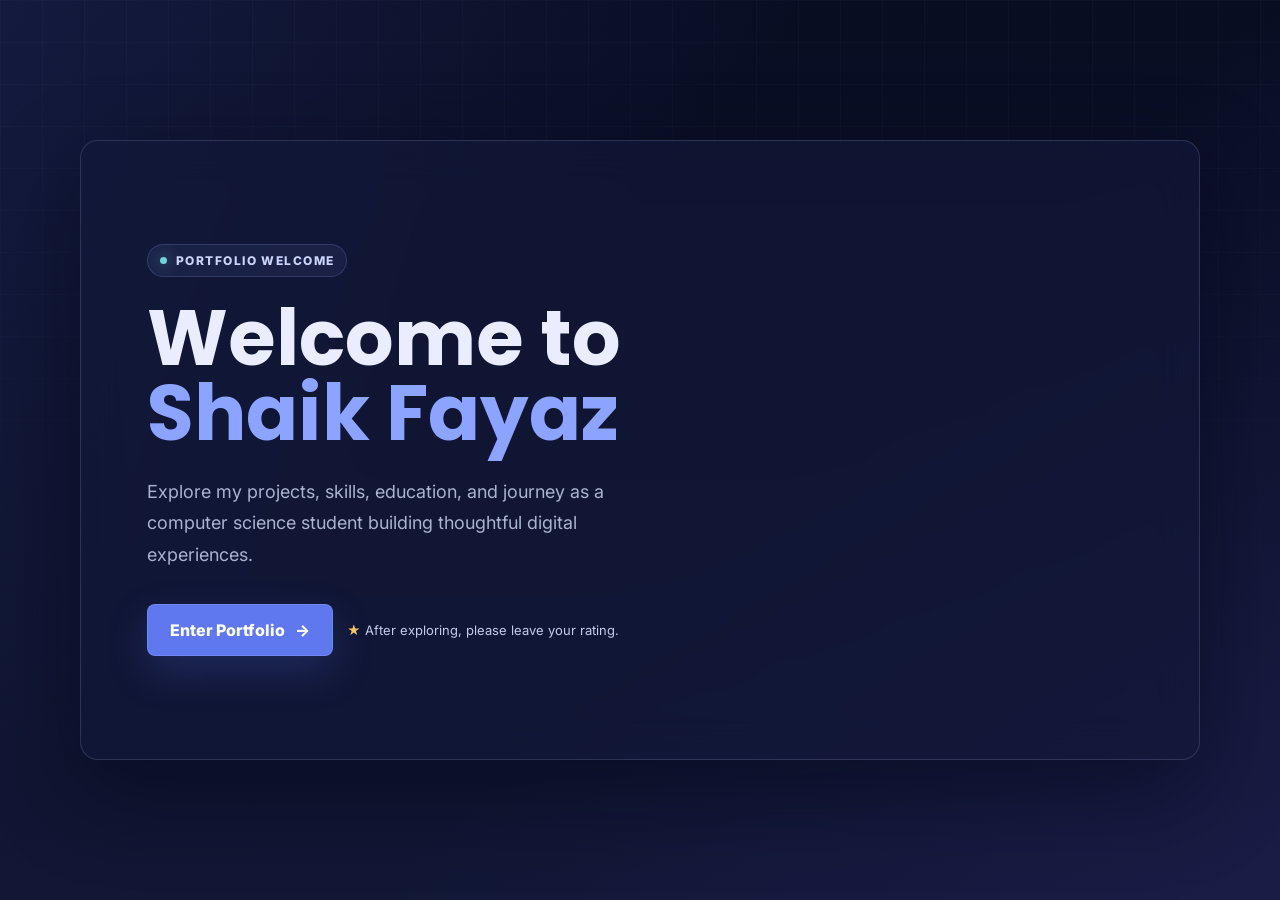
<file: index.html>
<!DOCTYPE html>
<html lang="en">
<head>
    <meta charset="UTF-8">
    <meta name="viewport" content="width=device-width, initial-scale=1.0">
    <title>Shaik Fayaz | Portfolio</title>
    <!-- Instant redirect to welcome page -->
    <meta http-equiv="refresh" content="0; url=welcome.html">
    <script>
        window.location.replace("welcome.html");
    </script>
</head>
<body>
    <p>Redirecting... <a href="welcome.html">Click here if not redirected</a></p>
</body>
</html>
</file>
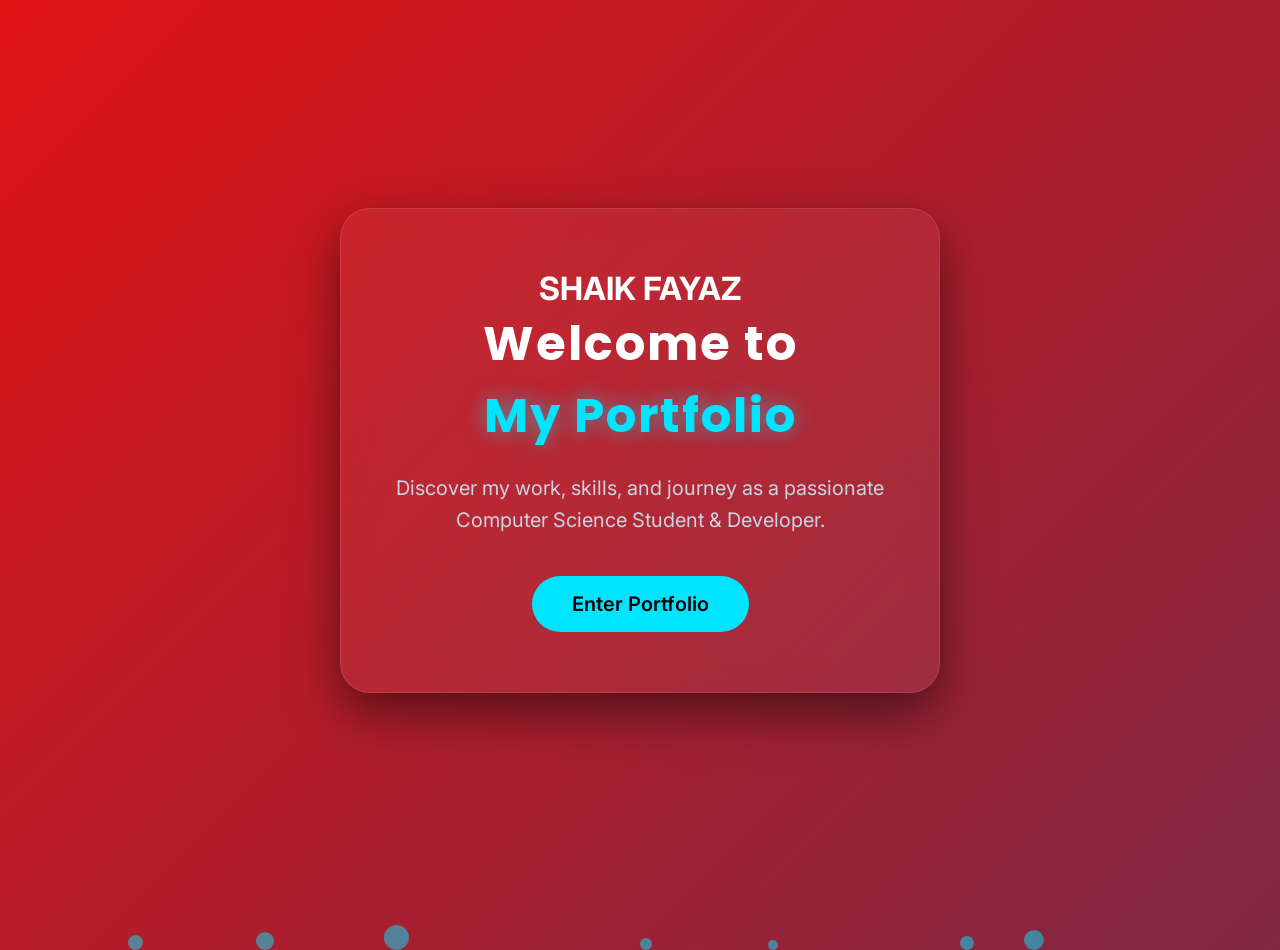
<file: a welcome.html>
<!DOCTYPE html>
<html lang="en">

<head>
    <meta charset="UTF-8">
    <meta name="viewport" content="width=device-width, initial-scale=1.0">
    <title>Welcome | Shaik Fayaz</title>
    <link
        href="https://fonts.googleapis.com/css2?family=Poppins:wght@300;400;600;700&family=Inter:wght@400;500;600&display=swap"
        rel="stylesheet">
    <style>
        * {
            margin: 0;
            padding: 0;
            box-sizing: border-box;
        }

        body {
            font-family: 'Inter', sans-serif;
            background: linear-gradient(135deg, #e11414, #203970, #0b782c);
            background-size: 400% 400%;
            animation: gradientBG 15s ease infinite;
            color: white;
            height: 100vh;
            display: flex;
            align-items: center;
            justify-content: center;
            overflow: hidden;
            position: relative;
        }

        @keyframes gradientBG {
            0% {
                background-position: 0% 50%;
            }

            50% {
                background-position: 100% 50%;
            }

            100% {
                background-position: 0% 50%;
            }
        }

        .welcome-container {
            text-align: center;
            background: rgba(255, 255, 255, 0.05);
            padding: 60px 50px;
            border-radius: 30px;
            backdrop-filter: blur(15px);
            border: 1px solid rgba(255, 255, 255, 0.1);
            box-shadow: 0 20px 50px rgba(0, 0, 0, 0.5);
            animation: fadeInUP 1.5s ease-out forwards;
            opacity: 0;
            transform: translateY(30px);
            max-width: 600px;
            width: 90%;
            z-index: 10;
        }

        @keyframes fadeInUP {
            to {
                opacity: 1;
                transform: translateY(0);
            }
        }

        .welcome-title {
            font-family: 'Poppins', sans-serif;
            font-size: 48px;
            font-weight: 700;
            margin-bottom: 20px;
            color: #ffffff;
            letter-spacing: 2px;
        }

        .welcome-title span {
            color: #00e5ff;
            text-shadow: 0 0 20px rgba(0, 229, 255, 0.5);
        }

        .welcome-text {
            font-size: 20px;
            color: #cbd5e1;
            margin-bottom: 40px;
            line-height: 1.6;
        }

        .enter-btn {
            display: inline-flex;
            align-items: center;
            justify-content: center;
            padding: 16px 40px;
            background: #00e5ff;
            color: black;
            font-size: 20px;
            font-weight: 600;
            text-decoration: none;
            border-radius: 50px;
            transition: all 0.4s ease;
            position: relative;
            overflow: hidden;
            z-index: 1;
            font-family: 'Inter', sans-serif;
        }

        .enter-btn::before {
            content: '';
            position: absolute;
            top: 0;
            left: -100%;
            width: 100%;
            height: 100%;
            background: linear-gradient(90deg, transparent, rgba(255, 255, 255, 0.4), transparent);
            transition: all 0.5s ease;
            z-index: -1;
        }

        .enter-btn:hover::before {
            left: 100%;
        }

        .enter-btn:hover {
            transform: translateY(-5px);
            box-shadow: 0 10px 30px rgba(0, 229, 255, 0.6);
            background: white;
        }

        /* Floating particles background effect */
        .particle {
            position: absolute;
            background: rgba(0, 229, 255, 0.5);
            border-radius: 50%;
            animation: float 10s infinite linear;
            bottom: -50px;
        }

        @keyframes float {
            0% {
                transform: translateY(0) translateX(0);
                opacity: 0;
            }

            10% {
                opacity: 1;
            }

            90% {
                opacity: 1;
            }

            100% {
                transform: translateY(-120vh) translateX(20px);
                opacity: 0;
            }
        }
    </style>
</head>

<body>

    <!-- Simple animated particles -->
    <div class="particle" style="width: 15px; height: 15px; left: 10%; animation-duration: 8s;"></div>
    <div class="particle" style="width: 25px; height: 25px; left: 30%; animation-duration: 12s; animation-delay: 2s;">
    </div>
    <div class="particle" style="width: 10px; height: 10px; left: 60%; animation-duration: 6s; animation-delay: 1s;">
    </div>
    <div class="particle" style="width: 20px; height: 20px; left: 80%; animation-duration: 10s; animation-delay: 3s;">
    </div>
    <div class="particle" style="width: 12px; height: 12px; left: 50%; animation-duration: 9s; animation-delay: 4s;">
    </div>
    <div class="particle" style="width: 18px; height: 18px; left: 20%; animation-duration: 11s; animation-delay: 5s;">
    </div>
    <div class="particle" style="width: 14px; height: 14px; left: 75%; animation-duration: 7s; animation-delay: 2.5s;">
    </div>

    <div class="welcome-container">
        <h1><span>SHAIK FAYAZ</span></h1>
        <h1 class="welcome-title">Welcome to<br><span>My Portfolio</span></h1>
        <p class="welcome-text">Discover my work, skills, and journey as a passionate Computer Science Student &
            Developer.</p>
        <a href="index.html" class="enter-btn">Enter Portfolio</a>
    </div>

</body>

</html>
</file>
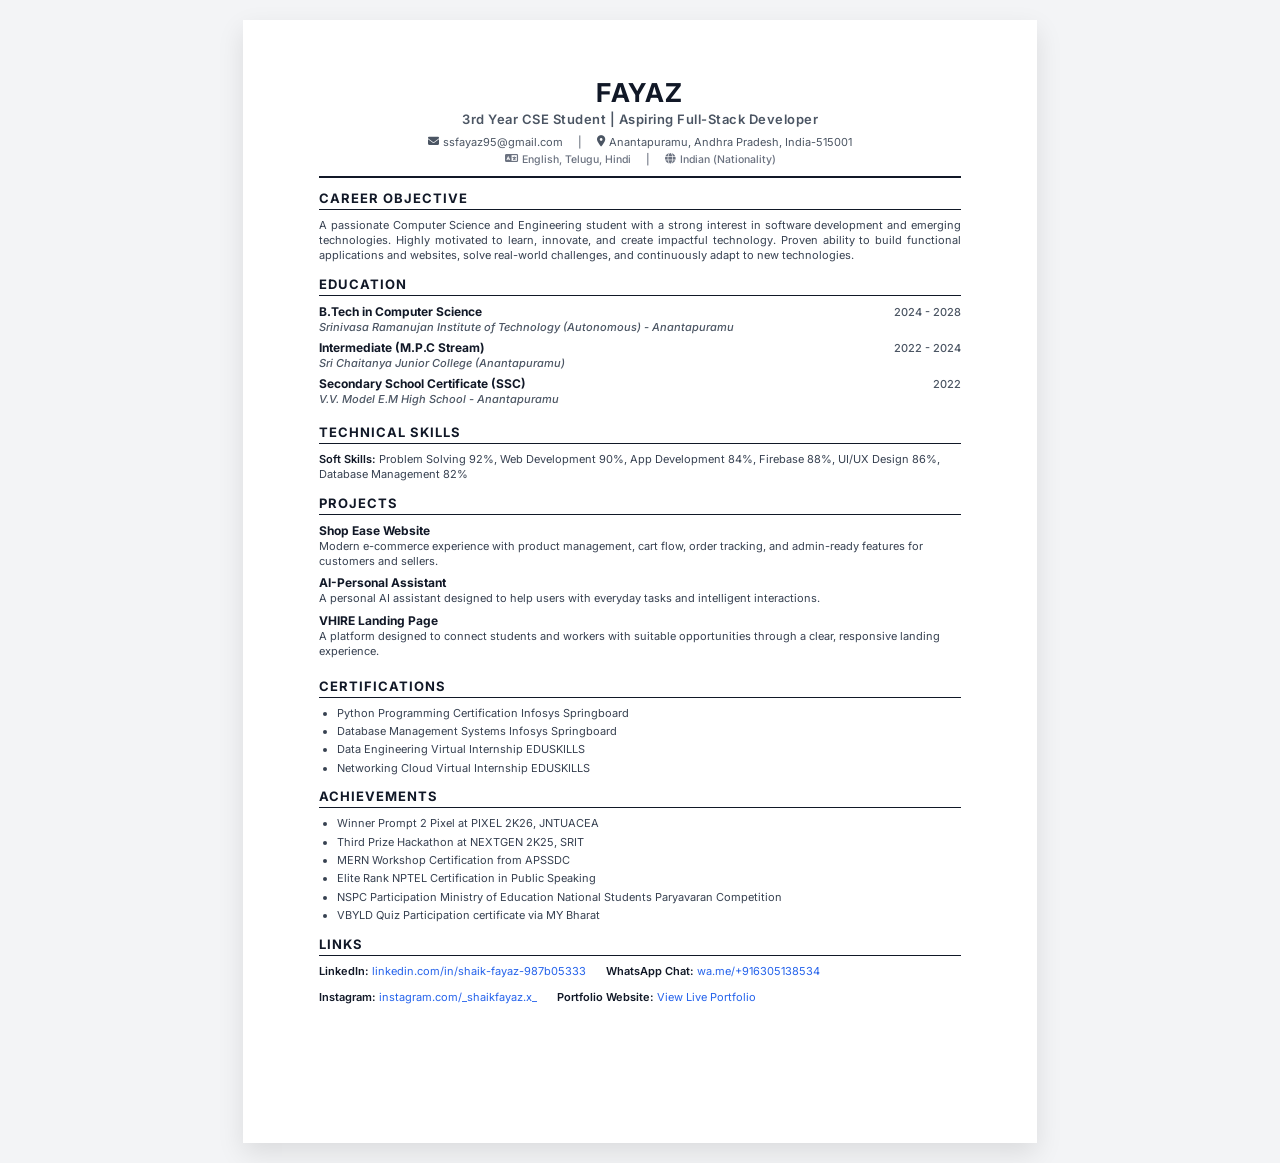
<file: resume.html>
<!DOCTYPE html>
<html lang="en">

<head>
    <meta charset="UTF-8">
    <meta name="viewport" content="width=device-width, initial-scale=1.0">
    <title>Shaik Fayaz - Resume</title>
    <link href="https://fonts.googleapis.com/css2?family=Inter:wght@400;500;600;700&display=swap" rel="stylesheet">
    <link href="https://cdnjs.cloudflare.com/ajax/libs/font-awesome/6.5.1/css/all.min.css" rel="stylesheet" />
    <style>
        :root {
            --text-color: #374151;
            --header-color: #111827;
            --border-color: #e5e7eb;
        }

        * {
            margin: 0;
            padding: 0;
            box-sizing: border-box;
            font-family: 'Inter', sans-serif;
        }

        body {
            background-color: #f3f4f6;
            color: var(--text-color);
            padding: 20px 0;
            display: flex;
            flex-direction: column;
            align-items: center;
            min-height: 100vh;
        }

        /* Mode Selector Tab Bar */
        .resume-type-selector {
            display: flex;
            gap: 10px;
            margin-bottom: 12px;
            background: #ffffff;
            padding: 6px;
            border-radius: 8px;
            box-shadow: 0 4px 6px rgba(0, 0, 0, 0.05);
            border: 1px solid #e5e7eb;
            z-index: 999;
        }

        .selector-btn {
            background: none;
            border: none;
            padding: 8px 16px;
            font-size: 13px;
            font-weight: 600;
            color: #4b5563;
            border-radius: 6px;
            cursor: pointer;
            transition: 0.2s;
        }

        .selector-btn:hover {
            color: #111827;
            background: #f3f4f6;
        }

        .selector-btn.active {
            background: #111827;
            color: #ffffff;
        }

        #company-config-panel {
            margin-bottom: 15px;
            font-size: 13px;
            font-weight: 600;
            color: #4b5563;
            background: white;
            padding: 15px;
            border-radius: 8px;
            border: 1px solid #e5e7eb;
            display: none;
            flex-direction: column;
            gap: 10px;
            box-shadow: 0 4px 6px rgba(0, 0, 0, 0.05);
            max-width: 210mm;
            width: 100%;
        }

        #target-company-input {
            padding: 6px 10px;
            border-radius: 4px;
            border: 1px solid #d1d5db;
            font-size: 13px;
            font-weight: 500;
            color: #111827;
            outline: none;
        }

        #target-company-input:focus {
            border-color: #3b82f6;
            box-shadow: 0 0 0 2px rgba(59, 130, 246, 0.2);
        }

        /* Resume A4 Container */
        .resume-container {
            background-color: white;
            width: 210mm;
            min-height: 297mm;
            padding: 15mm 20mm;
            box-shadow: 0 10px 25px rgba(0, 0, 0, 0.1);
            box-sizing: border-box;
            display: flex;
            flex-direction: column;
        }

        /* Header Section */
        header {
            text-align: center;
            border-bottom: 2px solid #111827;
            padding-bottom: 10px;
            margin-bottom: 12px;
        }

        header h1 {
            font-size: 26px;
            color: var(--header-color);
            text-transform: uppercase;
            letter-spacing: 1.5px;
            margin-bottom: 3px;
            font-weight: 700;
        }

        header h3 {
            font-size: 13px;
            color: #4b5563;
            font-weight: 600;
            margin-bottom: 8px;
            letter-spacing: 0.5px;
        }

        .contact-info {
            display: flex;
            justify-content: center;
            gap: 15px;
            flex-wrap: wrap;
            font-size: 11px;
            color: #4b5563;
            margin-bottom: 4px;
        }

        .personal-meta {
            display: flex;
            justify-content: center;
            gap: 15px;
            flex-wrap: wrap;
            font-size: 10.5px;
            color: #6b7280;
            font-weight: 500;
        }

        .contact-info span,
        .personal-meta span {
            display: flex;
            align-items: center;
            gap: 4px;
        }

        .contact-info a {
            color: #4b5563;
            text-decoration: none;
        }

        .contact-info a:hover {
            text-decoration: underline;
        }

        /* Section Global */
        section {
            margin-bottom: 12px;
            page-break-inside: avoid;
        }

        section h2 {
            font-size: 13px;
            color: var(--header-color);
            border-bottom: 1.5px solid #111827;
            padding-bottom: 3px;
            margin-bottom: 8px;
            text-transform: uppercase;
            letter-spacing: 1px;
            font-weight: 700;
        }

        /* Career Objective */
        .objective p {
            font-size: 11px;
            line-height: 1.4;
            color: var(--text-color);
            text-align: justify;
        }

        /* Education & Projects */
        .item-container {
            margin-bottom: 6px;
            position: relative;
        }

        .item-header {
            display: flex;
            justify-content: space-between;
            align-items: baseline;
            margin-bottom: 1px;
        }

        .item-title {
            font-weight: 700;
            font-size: 12px;
            color: var(--header-color);
        }

        .item-subtitle {
            font-weight: 500;
            font-size: 11px;
            color: #4b5563;
            font-style: italic;
        }

        .item-date {
            font-size: 11px;
            color: #4b5563;
            font-weight: 500;
        }

        .item-details {
            font-size: 11px;
            line-height: 1.4;
            color: var(--text-color);
            margin-top: 1px;
        }

        /* Skills */
        .skills-list {
            list-style-type: none;
            padding: 0;
            display: flex;
            flex-direction: column;
            gap: 4px;
        }

        .skills-list li {
            font-size: 11px;
            line-height: 1.4;
            color: var(--text-color);
            position: relative;
        }

        .skills-list li strong {
            color: var(--header-color);
            font-weight: 600;
        }

        /* Bullet lists for Certifications & Achievements */
        .bullet-list {
            list-style-type: disc;
            margin-left: 18px;
            font-size: 11px;
            color: var(--text-color);
            line-height: 1.4;
            display: flex;
            flex-direction: column;
            gap: 3px;
        }

        .bullet-list li {
            position: relative;
        }

        /* Links list styling */
        .links-list {
            list-style-type: none;
            padding: 0;
            display: flex;
            flex-wrap: wrap;
            gap: 12px 20px;
        }

        .links-list li {
            font-size: 11px;
            color: var(--text-color);
            position: relative;
        }

        .links-list li strong {
            color: var(--header-color);
            font-weight: 600;
        }

        .links-list a {
            color: #2563eb;
            text-decoration: none;
        }

        .links-list a:hover {
            text-decoration: underline;
        }

        /* ATS Match Highlight */
        .ats-match-highlight {
            background-color: rgba(253, 224, 71, 0.4);
            font-weight: 600;
            border-radius: 2px;
            padding: 0 2px;
        }

        /* Excluded Item Styling in Edit mode */
        .item-excluded {
            opacity: 0.35;
            text-decoration: line-through;
            border: 1px dotted #ef4444 !important;
        }

        .exclude-checkbox-container {
            display: inline-flex;
            align-items: center;
            margin-right: 5px;
        }

        /* Print Specific Styles */
        @media print {
            body {
                background-color: white;
                padding: 0;
                margin: 0;
                display: block;
                width: 210mm;
            }

            .resume-container {
                box-shadow: none;
                width: 210mm;
                min-height: 297mm;
                padding: 15mm 20mm;
                margin: 0;
                border: none;
                box-sizing: border-box;
            }

            .no-print {
                display: none !important;
            }

            .item-excluded {
                display: none !important;
            }
        }

        .download-btn {
            position: fixed;
            top: 20px;
            right: 20px;
            background: #111827;
            color: white;
            border: none;
            padding: 10px 20px;
            font-weight: bold;
            font-size: 14px;
            border-radius: 5px;
            cursor: pointer;
            box-shadow: 0 5px 10px rgba(0, 0, 0, 0.2);
            transition: 0.3s;
            z-index: 1000;
        }

        .download-btn:hover {
            background: #374151;
            transform: translateY(-2px);
            box-shadow: 0 8px 15px rgba(0, 0, 0, 0.3);
        }

        /* Admin CMS CSS */
        .admin-controls {
            position: fixed;
            top: 20px;
            left: 20px;
            display: flex;
            gap: 10px;
            z-index: 1000;
        }

        .admin-btn {
            background: #10b981;
            color: white;
            border: none;
            padding: 10px 20px;
            font-weight: bold;
            font-size: 14px;
            border-radius: 5px;
            cursor: pointer;
            box-shadow: 0 5px 10px rgba(0, 0, 0, 0.2);
            transition: 0.3s;
        }

        .admin-btn:hover {
            background: #059669;
            transform: translateY(-2px);
        }

        .admin-btn.logout {
            background: #ef4444;
        }

        .admin-btn.logout:hover {
            background: #dc2626;
        }

        .admin-btn.back {
            background: #3b82f6;
        }

        .admin-btn.back:hover {
            background: #2563eb;
        }

        .delete-btn {
            box-shadow: 0 2px 5px rgba(0, 0, 0, 0.1);
        }

        .delete-btn:hover {
            background: #ef4444 !important;
            color: white !important;
        }
    </style>
</head>

<body>

    <!-- Mode Selector Tab Bar -->
    <div class="resume-type-selector no-print">
        <button id="btn-general" class="selector-btn" onclick="switchResumeMode('general')">General Resume</button>
        <button id="btn-company" class="selector-btn" onclick="switchResumeMode('company')">Company Targeted</button>
        <button id="btn-internship" class="selector-btn" onclick="switchResumeMode('internship')">Internship
            Resume</button>
    </div>

    <!-- Company Config Panel -->
    <div id="company-config-panel" class="no-print">
        <div style="display: flex; gap: 15px; align-items: center; justify-content: space-between; flex-wrap: wrap;">
            <div style="display: flex; gap: 8px; align-items: center;">
                <span><strong>Target Company:</strong></span>
                <input type="text" id="target-company-input" placeholder="e.g. Microsoft"
                    oninput="changeTargetCompany(this.value)">
            </div>
            <div style="display: flex; gap: 8px; align-items: center;">
                <span><strong>Job Profile Presets:</strong></span>
                <select id="preset-select" onchange="applyPresetJD(this.value)"
                    style="padding: 5px; border-radius: 4px; border: 1px solid #d1d5db; font-size: 13px;">
                    <option value="">-- Select Profile --</option>
                    <option value="google">Google - Software Engineer</option>
                    <option value="microsoft">Microsoft - Full-Stack Developer</option>
                    <option value="infosys">Infosys - Systems Engineer</option>
                    <option value="android">Mobile Developer (Android)</option>
                    <option value="web">Web Developer (Frontend/Backend)</option>
                </select>
            </div>
        </div>

        <div style="display: flex; flex-direction: column; gap: 5px; margin-top: 5px;">
            <span><strong>Paste Job Description / Company Requirements (for ATS Optimization):</strong></span>
            <textarea id="job-desc-input" rows="3"
                style="width: 100%; padding: 8px; border-radius: 4px; border: 1px solid #d1d5db; font-family: inherit; font-size: 12px; resize: vertical;"
                placeholder="Paste text from the job post to automatically filter unnecessary items, calculate ATS match score, and generate targeted career objective..."></textarea>
        </div>

        <div
            style="display: flex; justify-content: space-between; align-items: center; margin-top: 5px; flex-wrap: wrap; gap: 10px;">
            <button class="admin-btn" onclick="runATSOptimizer()"
                style="background: #2563eb; font-size: 12px; padding: 6px 12px;"><i
                    class="fa-solid fa-wand-magic-sparkles"></i> Optimize & Calculate ATS Match</button>
            <div id="ats-score-badge"
                style="display: none; align-items: center; gap: 8px; font-weight: bold; font-size: 13px; color: #059669;">
                <i class="fa-solid fa-circle-check"></i> ATS Keyword Match: <span id="ats-score-value">0%</span>
            </div>
        </div>

        <div id="ats-feedback"
            style="display: none; font-size: 11.5px; color: #374151; background: #eff6ff; padding: 8px 12px; border-radius: 6px; border-left: 4px solid #3b82f6; margin-top: 5px; line-height: 1.4;">
            <!-- Feedback -->
        </div>
    </div>

    <button class="no-print download-btn" onclick="window.print()">
        <i class="fa-solid fa-download"></i> Save as PDF
    </button>

    <div class="resume-container">
        <!-- Header -->
        <header>
            <h1 id="resume-name">Shaik Fayaz</h1>
            <h3 id="resume-title">3rd Year CSE Student | Aspiring Full-Stack Developer</h3>
            <div class="contact-info" id="resume-contact">
                <span><i class="fa-solid fa-phone"></i> +91 6305138534</span>
                <span><i class="fa-solid fa-envelope"></i> ssfayaz95@gmail.com</span>
                <span><i class="fa-solid fa-location-dot"></i> Anantapuramu, India</span>
            </div>
            <div class="personal-meta" id="resume-personal-meta">
                <span><i class="fa-solid fa-language"></i> English, Telugu, Hindi</span>
                <span>|</span>
                <span><i class="fa-solid fa-globe"></i> Indian (Nationality)</span>
            </div>
        </header>

        <!-- Career Objective -->
        <section class="objective">
            <h2 id="objective-title">Career Objective</h2>
            <p id="resume-objective">
                A passionate Computer Science and Engineering student with a strong interest in software development and
                emerging technologies. Highly motivated to learn, innovate, and create impactful technology. Actively
                seeking opportunities to contribute, grow, and gain real-world experience.
            </p>
        </section>

        <!-- Education -->
        <section>
            <h2>Education</h2>
            <div id="resume-education">
                <div class="item-container" data-keywords="btech computer science srinivasa ramanujan engineering">
                    <div class="item-header">
                        <span class="item-title">B.Tech in Computer Science</span>
                        <span class="item-date">2024 - 2028</span>
                    </div>
                    <div class="item-subtitle">Srinivasa Ramanujan Institute of Technology (Autonomous) - Anantapuramu
                    </div>
                </div>

                <div class="item-container"
                    data-keywords="intermediate chaitanya college mpc mathematics physics chemistry">
                    <div class="item-header">
                        <span class="item-title">Intermediate (M.P.C Stream)</span>
                        <span class="item-date">2022 - 2024</span>
                    </div>
                    <div class="item-subtitle">Sri Chaitanya Junior College - Anantapuramu</div>
                </div>

                <div class="item-container" data-keywords="ssc high school secondary school certificate vv model">
                    <div class="item-header">
                        <span class="item-title">Secondary School Certificate (SSC)</span>
                        <span class="item-date">2022</span>
                    </div>
                    <div class="item-subtitle">V.V.Model E.M High School - Anantapuramu</div>
                </div>
            </div>
        </section>

        <!-- Technical Skills -->
        <section>
            <h2>Technical Skills</h2>
            <div id="resume-skills">
                <ul class="skills-list">
                    <li data-keywords="programming languages java python c"><strong>Programming Languages:</strong>
                        Java, Python, C</li>
                    <li data-keywords="web technologies html html5 css css3 javascript js"><strong>Web
                            Technologies:</strong> HTML5, CSS3, JavaScript</li>
                    <li data-keywords="app development android firebase mobile development application"><strong>App
                            Development:</strong> Android Development, Firebase Integration</li>
                    <li data-keywords="database mysql sql firebase management"><strong>Database:</strong> MySQL,
                        Firebase</li>
                    <li data-keywords="tools platforms vs code android studio github git"><strong>Tools &
                            Platforms:</strong> VS Code, Android Studio, GitHub</li>
                    <li
                        data-keywords="core skills ui/ux design problem solving debugging coding data structures algorithms">
                        <strong>Core Skills:</strong> UI/UX Design, Problem Solving, Debugging
                    </li>
                    <li
                        data-keywords="soft skills team collaboration teamwork creative thinking continuous learning communication skills">
                        <strong>Soft Skills:</strong> Team Collaboration, Creative Thinking, Continuous Learning,
                        Communication Skills
                    </li>
                </ul>
            </div>
        </section>

        <!-- Internship Preferences & Competencies (Shown only in Internship mode) -->
        <section id="sec-internship-preferences" style="display: none;">
            <h2>Internship Preferences & Competencies</h2>
            <div id="resume-internship-prefs">
                <ul class="skills-list">
                    <li data-keywords="web development frontend backend html css javascript"><strong>Web
                            Development:</strong> Frontend & backend web apps using HTML, CSS, JavaScript and more.</li>
                    <li data-keywords="app development android firebase mobile apps android studio"><strong>App
                            Development:</strong> Android & Firebase-based mobile application development.</li>
                    <li data-keywords="ui/ux design wireframes prototypes user interface user experience"><strong>UI/UX
                            Design:</strong> Clean, modern, and user-friendly interface design & prototyping.</li>
                    <li data-keywords="data backend mysql firebase sql databases"><strong>Data & Backend:</strong>
                        MySQL, Firebase, and database management for real-world projects.</li>
                </ul>
            </div>
        </section>

        <!-- Projects -->
        <section>
            <h2>Projects</h2>
            <div id="resume-projects">
                <div class="item-container"
                    data-keywords="shop ease website ecommerce web product cart tracking admin seller database mysql javascript html css integration">
                    <div class="item-header">
                        <span class="item-title">Shop Ease Website</span>
                    </div>
                    <p class="item-details">
                        Modern e-commerce website designed to provide a smooth and user-friendly online shopping
                        experience. Features include product management, cart functionality, order tracking, and
                        comprehensive admin features for customers and sellers.
                    </p>
                </div>

                <div class="item-container"
                    data-keywords="kindmeals app android mobile firebase location location-based sos emergency food donation donor needy integration ui/ux design">
                    <div class="item-header">
                        <span class="item-title">KindMeals App</span>
                    </div>
                    <p class="item-details">
                        A food donation platform connecting food donors with needy people through location-based
                        services. Includes an SOS emergency application feature for rapid response.
                    </p>
                </div>

                <div class="item-container"
                    data-keywords="carbon footprint calculator track calculate environmental impact green analytics dashboards graphs data visual python web application">
                    <div class="item-header">
                        <span class="item-title">Carbon Footprint Calculator</span>
                    </div>
                    <p class="item-details">
                        An application to calculate and track personal or organizational environmental impact, featuring
                        user-friendly analytics and interactive dashboards.
                    </p>
                </div>
            </div>
        </section>

        <!-- Certifications -->
        <section>
            <h2>Certifications</h2>
            <div id="resume-certifications">
                <ul class="bullet-list">
                    <li data-keywords="python programming infosys springboard coding certification">Python Programming
                        Certification - Infosys Springboard</li>
                    <li data-keywords="database management systems dbms infosys springboard SQL mysql certification">
                        Database Management Systems (DBMS) Certification - Infosys Springboard</li>
                    <li data-keywords="data engineering virtual internship eduskills analytics coding certification">
                        Data Engineering Virtual Internship Certification - EDUSKILLS</li>
                    <li
                        data-keywords="networking cloud virtual internship eduskills amazon web services AWS security certification">
                        Networking Cloud Virtual Internship Certification - EDUSKILLS</li>
                </ul>
            </div>
        </section>

        <!-- Achievements -->
        <section>
            <h2>Achievements</h2>
            <div id="resume-achievements">
                <ul class="bullet-list">
                    <li
                        data-keywords="prompt 2 pixel event winner pixel 2k26 jntuacea artificial intelligence generative tools design coding">
                        Winner in "Prompt 2 Pixel" event at PIXEL 2K26 (JNTUACEA)</li>
                    <li data-keywords="hackathon third prize nextgen 2k25 srit teamwork prototype development coding">
                        Participated and secured 3rd prize in Hackathon event at NEXTGEN 2K25 (SRIT)</li>
                    <li data-keywords="mern development workshop apssdc web react node database certification workshop">
                        MERN Development Workshop Certification - APSSDC</li>
                    <li data-keywords="nptel elite public speaking soft skills presentation certification">Completed and
                        secured ELITE Rank in NPTEL Certification course of Public Speaking</li>
                    <li
                        data-keywords="nspc 2025 student national paryavaran competition environmental green certificate">
                        NSPC 2025 Participation Certificate – National Students Paryavaran Competition</li>
                    <li data-keywords="viksit bharat young leaders dialog quiz youth affairs ministry certificate">
                        Viksit Bharat Young Leaders Dialogue (VBYLD) 2026 Quiz Participation Certificate – Ministry of
                        Youth Affairs and Sports</li>
                    <li data-keywords="nss volunteer community service social work leadership volunteerism">NSS
                        Volunteer & Community Service - Dedicated NSS Volunteer committed to community service and
                        social impact</li>
                </ul>
            </div>
        </section>

        <!-- Links -->
        <section>
            <h2>Links</h2>
            <div id="resume-links">
                <ul class="links-list">
                    <li><strong>LinkedIn:</strong> <a href="https://linkedin.com/in/shaik-fayaz-987b05333"
                            target="_blank">linkedin.com/in/shaik-fayaz-987b05333</a></li>
                    <li><strong>WhatsApp Chat:</strong> <a href="https://wa.me/+916305138534"
                            target="_blank">wa.me/+916305138534</a></li>
                    <li><strong>Instagram:</strong> <a href="https://www.instagram.com/_shaikfayaz.x_"
                            target="_blank">instagram.com/_shaikfayaz.x_</a></li>
                    <li><strong>Portfolio Website:</strong> <a href="home.html" target="_blank">View Live Portfolio</a>
                    </li>
                </ul>
            </div>
        </section>
    </div>

    <script>
        // Global State
        const isAdmin = localStorage.getItem("portfolio_admin") === "true";
        let currentMode = "general";
        if (isAdmin) {
            currentMode = localStorage.getItem("resume_active_mode") || "general";
        }
        let targetCompany = localStorage.getItem("resume_target_company") || "Microsoft";
        let targetJD = localStorage.getItem(`resume_target_jd_${currentMode}`) || "";

        // Preset JDs for popular profiles
        const presets = {
            google: "Software Engineer position. Requirements: Solid programming skills in Java, Python, or C. Experience with data structures, algorithms, problem solving, debugging, and collaborative tools like GitHub. Excellent analytical skills and creative thinking.",
            microsoft: "Full-Stack Developer. Technical requirements: Frontend development with HTML5, CSS3, JavaScript. Backend databases including MySQL and Firebase. Hands-on experience with web applications, VS Code, and Git/GitHub.",
            infosys: "Systems Engineer. Requirements: Knowledge of programming languages like Java or Python. Understanding of Database Management Systems (DBMS), MySQL, and basic Web Technologies. Good communication skills and eagerness for continuous learning.",
            android: "Mobile Application Developer. Requirements: Specialized in Android Development, Firebase Integration, mobile UI/UX Design, and Android Studio IDE. Java or Kotlin experience is essential.",
            web: "Web Developer role. Requirements: Strong experience in building responsive web designs using HTML, CSS, JavaScript. Proficiency in UI/UX prototyping, VS Code, and MySQL database management."
        };

        // Model prebuilt data for Company and Internship modes
        const prebuiltModels = {
            company: {
                title: "Aspiring Software Engineer",
                objective: `A passionate and detail-oriented Computer Science and Engineering student seeking to leverage technical competencies in full-stack web development and software engineering to contribute effectively to ${targetCompany}. Motivated to build scalable, high-performance applications, solve algorithmic challenges, and collaborate in agile team environments.`,
                education: `
                    <div class="item-container" data-keywords="btech computer science srinivasa ramanujan engineering">
                        <div class="item-header">
                            <span class="item-title">B.Tech in Computer Science</span>
                            <span class="item-date">2024 - 2028</span>
                        </div>
                        <div class="item-subtitle">Srinivasa Ramanujan Institute of Technology (Autonomous) - Anantapuramu</div>
                    </div>
                    <div class="item-container" data-keywords="intermediate chaitanya college mpc mathematics physics chemistry">
                        <div class="item-header">
                            <span class="item-title">Intermediate (M.P.C Stream)</span>
                            <span class="item-date">2022 - 2024</span>
                        </div>
                        <div class="item-subtitle">Sri Chaitanya Junior College - Anantapuramu</div>
                    </div>
                `,
                skills: `
                    <ul class="skills-list">
                        <li data-keywords="programming languages java python c"><strong>Programming Languages:</strong> Java, Python, C</li>
                        <li data-keywords="web technologies html html5 css css3 javascript js"><strong>Web Technologies:</strong> HTML5, CSS3, JavaScript</li>
                        <li data-keywords="database mysql sql firebase management"><strong>Database:</strong> MySQL, Firebase</li>
                        <li data-keywords="tools platforms vs code android studio github git"><strong>Tools & Platforms:</strong> VS Code, GitHub, Android Studio</li>
                        <li data-keywords="core skills ui/ux design problem solving debugging coding data structures algorithms"><strong>Core Skills:</strong> Problem Solving, Debugging, UI/UX Design</li>
                        <li data-keywords="soft skills team collaboration teamwork creative thinking continuous learning communication skills"><strong>Soft Skills:</strong> Team Collaboration, Creative Thinking, Communication Skills</li>
                    </ul>
                `,
                projects: `
                    <div class="item-container" data-keywords="shop ease website ecommerce web product cart tracking admin seller database mysql javascript html css integration">
                        <div class="item-header">
                            <span class="item-title">Shop Ease Website</span>
                        </div>
                        <p class="item-details">
                            Modern e-commerce website designed to provide a smooth and user-friendly online shopping experience. Features include product management, cart functionality, order tracking, and comprehensive admin features for customers and sellers.
                        </p>
                    </div>
                    <div class="item-container" data-keywords="carbon footprint calculator track calculate environmental impact green analytics dashboards graphs data visual python web application">
                        <div class="item-header">
                            <span class="item-title">Carbon Footprint Calculator</span>
                        </div>
                        <p class="item-details">
                            An application to calculate and track personal or organizational environmental impact, featuring user-friendly analytics and interactive dashboards.
                        </p>
                    </div>
                `,
                certifications: `
                    <ul class="bullet-list">
                        <li data-keywords="python programming infosys springboard coding certification">Python Programming Certification - Infosys Springboard</li>
                        <li data-keywords="database management systems dbms infosys springboard SQL mysql certification">Database Management Systems (DBMS) Certification - Infosys Springboard</li>
                        <li data-keywords="networking cloud virtual internship eduskills amazon web services AWS security certification">Networking Cloud Virtual Internship Certification - EDUSKILLS</li>
                    </ul>
                `,
                achievements: `
                    <ul class="bullet-list">
                        <li data-keywords="prompt 2 pixel event winner pixel 2k26 jntuacea artificial intelligence generative tools design coding">Winner in "Prompt 2 Pixel" event at PIXEL 2K26 (JNTUACEA)</li>
                        <li data-keywords="hackathon third prize nextgen 2k25 srit teamwork prototype development coding">Participated and secured 3rd prize in Hackathon event at NEXTGEN 2K25 (SRIT)</li>
                        <li data-keywords="mern development workshop apssdc web react node database certification workshop">MERN Development Workshop Certification - APSSDC</li>
                        <li data-keywords="nptel elite public speaking soft skills presentation certification">Completed and secured ELITE Rank in NPTEL Certification course of Public Speaking</li>
                    </ul>
                `
            },
            internship: {
                title: "3rd Year Computer Science Student",
                objective: "A motivated Computer Science and Engineering student actively seeking internship opportunities where I can apply my web development and mobile app engineering skills. Available for remote or on-site roles to contribute to real-world projects, learn new frameworks, and accelerate professional growth.",
                education: `
                    <div class="item-container" data-keywords="btech computer science srinivasa ramanujan engineering">
                        <div class="item-header">
                            <span class="item-title">B.Tech in Computer Science</span>
                            <span class="item-date">2024 - 2028</span>
                        </div>
                        <div class="item-subtitle">Srinivasa Ramanujan Institute of Technology (Autonomous) - Anantapuramu</div>
                    </div>
                    <div class="item-container" data-keywords="intermediate chaitanya college mpc mathematics physics chemistry">
                        <div class="item-header">
                            <span class="item-title">Intermediate (M.P.C Stream)</span>
                            <span class="item-date">2022 - 2024</span>
                        </div>
                        <div class="item-subtitle">Sri Chaitanya Junior College - Anantapuramu</div>
                    </div>
                    <div class="item-container" data-keywords="ssc high school secondary school certificate vv model">
                        <div class="item-header">
                            <span class="item-title">Secondary School Certificate (SSC)</span>
                            <span class="item-date">2022</span>
                        </div>
                        <div class="item-subtitle">V.V.Model E.M High School - Anantapuramu</div>
                    </div>
                `,
                internshipPrefs: `
                    <ul class="skills-list">
                        <li data-keywords="web development frontend backend html css javascript"><strong>Web Development:</strong> Frontend & backend web apps using HTML, CSS, JavaScript.</li>
                        <li data-keywords="app development android firebase mobile apps android studio"><strong>App Development:</strong> Android & Firebase-based mobile application development.</li>
                        <li data-keywords="ui/ux design wireframes prototypes user interface user experience"><strong>UI/UX Design:</strong> Clean, modern, and user-friendly interface design & prototyping.</li>
                        <li data-keywords="data backend mysql firebase sql databases"><strong>Data & Backend:</strong> MySQL, Firebase, and database management.</li>
                    </ul>
                `,
                skills: `
                    <ul class="skills-list">
                        <li data-keywords="programming languages java python c"><strong>Programming Languages:</strong> Java, Python, C</li>
                        <li data-keywords="web technologies html html5 css css3 javascript js"><strong>Web Technologies:</strong> HTML5, CSS3, JavaScript</li>
                        <li data-keywords="app development android firebase mobile development application"><strong>App Development:</strong> Android Development, Firebase Integration</li>
                        <li data-keywords="database mysql sql firebase management"><strong>Database:</strong> MySQL, Firebase</li>
                        <li data-keywords="tools platforms vs code android studio github git"><strong>Tools & Platforms:</strong> VS Code, Android Studio, GitHub</li>
                        <li data-keywords="core skills ui/ux design problem solving debugging coding data structures algorithms"><strong>Core Skills:</strong> UI/UX Design, Problem Solving, Debugging</li>
                        <li data-keywords="soft skills teamwork creative thinking continuous learning communication"><strong>Soft Skills:</strong> Teamwork, Creative Thinking, Continuous Learning, Communication</li>
                    </ul>
                `,
                projects: `
                    <div class="item-container" data-keywords="kindmeals app android mobile firebase location location-based sos emergency food donation donor needy integration ui/ux design">
                        <div class="item-header">
                            <span class="item-title">AI-Personal Assistant</span>
                        </div>
                        <p class="item-details">
                           It's a Ai-peronal Assistant to user                        </p>
                    </div>
                    <div class="item-container" data-keywords="shop ease website ecommerce web product cart tracking admin seller database mysql javascript html css integration">
                        <div class="item-header">
                            <span class="item-title">Shop Ease Website</span>
                        </div>
                        <p class="item-details">
                            Modern e-commerce website designed to provide a smooth and user-friendly online shopping experience. Features include product management, cart functionality, and admin portals.
                        </p>
                    </div>
                `,
                certifications: `
                    <ul class="bullet-list">
                        <li data-keywords="data engineering virtual internship eduskills analytics coding certification">Data Engineering Virtual Internship Certification - EDUSKILLS</li>
                        <li data-keywords="networking cloud virtual internship eduskills amazon web services AWS security certification">Networking Cloud Virtual Internship Certification - EDUSKILLS</li>
                        <li data-keywords="python programming infosys springboard coding certification">Python Programming Certification - Infosys Springboard</li>
                        <li data-keywords="database management systems dbms infosys springboard SQL mysql certification">Database Management Systems (DBMS) Certification - Infosys Springboard</li>
                    </ul>
                `,
                achievements: `
                    <ul class="bullet-list">
                        <li data-keywords="prompt 2 pixel event winner pixel 2k26 jntuacea artificial intelligence generative tools design coding">Winner in "Prompt 2 Pixel" event at PIXEL 2K26 (JNTUACEA)</li>
                        <li data-keywords="hackathon third prize nextgen 2k25 srit teamwork prototype development coding">Participated and secured 3rd prize in Hackathon event at NEXTGEN 2K25 (SRIT)</li>
                        <li data-keywords="nss volunteer community service social work leadership volunteerism">NSS Volunteer & Community Service - Dedicated NSS Volunteer committed to community service and social impact.</li>
                    </ul>
                `
            }
        };

        document.addEventListener("DOMContentLoaded", () => {
            const isAdmin = localStorage.getItem("portfolio_admin") === "true";

            // Hide selector tabs and download button if not admin
            const selectorBar = document.querySelector('.resume-type-selector');
            const downloadBtn = document.querySelector('.download-btn');

            if (!isAdmin) {
                if (selectorBar) selectorBar.style.setProperty('display', 'none', 'important');
                if (downloadBtn) downloadBtn.style.setProperty('display', 'none', 'important');

                // Force mode to general for non-admins
                currentMode = 'general';
            } else {
                // Apply current mode highlight for admin
                document.querySelectorAll('.selector-btn').forEach(btn => btn.classList.remove('active'));
                const activeBtn = document.getElementById(`btn-${currentMode}`);
                if (activeBtn) activeBtn.classList.add('active');

                // Render elements based on active mode
                if (currentMode === 'company') {
                    const configPanel = document.getElementById('company-config-panel');
                    const compInput = document.getElementById('target-company-input');
                    const jdInput = document.getElementById('job-desc-input');

                    if (configPanel) configPanel.style.display = 'flex';
                    if (compInput) compInput.value = targetCompany;
                    if (jdInput) jdInput.value = targetJD;
                }

                if (currentMode === 'internship') {
                    const internshipPrefs = document.getElementById('sec-internship-preferences');
                    if (internshipPrefs) internshipPrefs.style.display = 'block';

                    const configPanel = document.getElementById('company-config-panel');
                    const jdInput = document.getElementById('job-desc-input');
                    if (configPanel) {
                        configPanel.style.display = 'flex';
                        // Hide company input in internship mode since it is general internship
                        const firstDiv = configPanel.querySelector('div');
                        if (firstDiv) firstDiv.style.display = 'none';
                    }
                    if (jdInput) jdInput.value = targetJD;
                }
            }

            syncResumeData();
        });

        function switchResumeMode(mode) {
            if (localStorage.getItem("portfolio_admin") !== "true") {
                return;
            }
            localStorage.setItem("resume_active_mode", mode);
            window.location.reload();
        }

        function changeTargetCompany(val) {
            localStorage.setItem("resume_target_company", val);
            targetCompany = val;

            // Live update Career Objective company placeholder if not overridden
            const hasObjectiveOverride = localStorage.getItem(`resume_saved_${currentMode}_objective`);
            if (!hasObjectiveOverride) {
                const defaultObj = getDefaultObjective(currentMode);
                document.getElementById('resume-objective').textContent = defaultObj;
            }
        }

        function applyPresetJD(val) {
            if (presets[val]) {
                document.getElementById('job-desc-input').value = presets[val];
                runATSOptimizer();
            }
        }

        function runATSOptimizer() {
            const jdText = document.getElementById('job-desc-input').value.trim();
            localStorage.setItem(`resume_target_jd_${currentMode}`, jdText);

            if (!jdText) {
                alert("Please paste a Job Description first!");
                return;
            }

            const cleanJD = jdText.toLowerCase();

            // Database of skills with matching keywords
            const skillsKeywords = {
                "java": ["java", "oop", "backend"],
                "python": ["python", "scripts", "analytics", "data engineering"],
                "c": ["c ", "programming", "low-level"],
                "html": ["html", "html5", "frontend", "responsive"],
                "css": ["css", "css3", "bootstrap", "tailwind", "styling"],
                "javascript": ["javascript", "js", "frontend", "scripting", "mern", "web development"],
                "android": ["android", "mobile", "app", "xml", "studio"],
                "firebase": ["firebase", "nosql", "auth", "cloud"],
                "mysql": ["mysql", "sql", "database", "rdbms", "dbms"],
                "github": ["github", "git", "version control", "collaborative"],
                "vs code": ["vs code", "editor", "visual studio code"],
                "android studio": ["android studio", "sdk"],
                "ui/ux": ["ui/ux", "wireframe", "design", "figma", "prototype", "user interface", "user experience"],
                "problem solving": ["problem solving", "algorithms", "data structures", "analytical", "logic"],
                "debugging": ["debugging", "testing", "troubleshooting", "error handling"],
                "team collaboration": ["collaboration", "team", "cooperation", "teamwork"],
                "creative thinking": ["creative", "innovative", "brainstorming"],
                "continuous learning": ["continuous learning", "fast learner", "adaptable", "learning"],
                "communication": ["communication", "writing", "presentation", "speaking"]
            };

            let matchedSkills = [];
            let totalSkills = Object.keys(skillsKeywords).length;
            let hits = 0;
            let misses = [];

            // 1. Reset highlights
            document.querySelectorAll('.ats-match-highlight').forEach(el => {
                el.replaceWith(el.textContent);
            });

            // 2. Perform Keyword Match & Highlight on Skills, Projects, and Certifications
            const items = document.querySelectorAll('[data-keywords]');
            let matchedItemsCount = 0;

            items.forEach(item => {
                const kwAttr = item.getAttribute('data-keywords').toLowerCase();
                const kwArray = kwAttr.split(' ');
                let matchCount = 0;

                kwArray.forEach(kw => {
                    if (kw && cleanJD.includes(kw)) {
                        matchCount++;
                    }
                });

                // Highlight matches in text
                const textNodes = getTextNodes(item);
                textNodes.forEach(node => {
                    let parent = node.parentNode;
                    let text = node.textContent;
                    let newHTML = text;

                    kwArray.forEach(kw => {
                        if (kw && kw.length > 2 && cleanJD.includes(kw)) {
                            const regex = new RegExp(`\\b(${kw})\\b`, 'gi');
                            newHTML = newHTML.replace(regex, '<span class="ats-match-highlight">$1</span>');
                        }
                    });

                    if (newHTML !== text) {
                        const tempSpan = document.createElement('span');
                        tempSpan.innerHTML = newHTML;
                        parent.replaceChild(tempSpan, node);
                    }
                });

                if (matchCount > 0) {
                    matchedItemsCount++;
                    // Keep it fully visible
                    item.classList.remove('item-excluded');
                    const checkbox = item.querySelector('.exclude-checkbox');
                    if (checkbox) checkbox.checked = true;
                } else {
                    // It's unnecessary/irrelevant - mark as excluded automatically to make resume shortlist-ready!
                    item.classList.add('item-excluded');
                    const checkbox = item.querySelector('.exclude-checkbox');
                    if (checkbox) checkbox.checked = false;
                }
            });

            // Calculate skill match score
            Object.entries(skillsKeywords).forEach(([skill, kws]) => {
                let matches = kws.some(kw => cleanJD.includes(kw));
                if (matches) {
                    matchedSkills.push(skill);
                    hits++;
                } else {
                    misses.push(skill);
                }
            });

            const score = Math.round((hits / 10) * 100); // normalized match out of 10 core keywords
            const scoreValue = Math.min(score, 100);

            // 3. Show ATS Badge
            const badge = document.getElementById('ats-score-badge');
            const scoreValSpan = document.getElementById('ats-score-value');
            if (badge && scoreValSpan) {
                badge.style.display = 'flex';
                scoreValSpan.textContent = `${scoreValue}%`;
                if (scoreValue >= 80) {
                    badge.style.color = '#059669'; // green
                } else if (scoreValue >= 50) {
                    badge.style.color = '#d97706'; // orange
                } else {
                    badge.style.color = '#dc2626'; // red
                }
            }

            // 4. Update Objective
            const companyPart = currentMode === 'company' ? `at ${targetCompany}` : 'in an internship role';
            const objectiveText = `A motivated Computer Science and Engineering student with specialized skills in ${matchedSkills.slice(0, 4).join(', ')}. Eager to apply technical expertise in ${matchedSkills.slice(4, 7).join(', ') || 'software development'} to drive success ${companyPart}. Proven ability to build responsive applications, collaborate in teams, and learn new systems quickly.`;

            document.getElementById('resume-objective').textContent = objectiveText;

            // 5. Generate Feedback Panel
            const feedbackPanel = document.getElementById('ats-feedback');
            if (feedbackPanel) {
                feedbackPanel.style.display = 'block';
                feedbackPanel.innerHTML = `
                    <strong>ATS Analysis Complete:</strong><br>
                    • <strong>Matching Skills Identified:</strong> ${matchedSkills.length > 0 ? matchedSkills.join(', ') : 'None yet'}.<br>
                    • <strong>Unnecessary Items Hidden:</strong> Irrelevant projects or certifications have been marked as excluded. These will be hidden when printing or exporting to PDF.<br>
                    • <strong>Keyword Suggestion:</strong> Consider adding keywords like: <em>${misses.slice(0, 4).join(', ')}</em> to your details to increase your match score.
                `;
            }
        }

        // Helper to get text nodes in element recursively
        function getTextNodes(node) {
            let textNodes = [];
            if (node.nodeType === Node.TEXT_NODE) {
                textNodes.push(node);
            } else {
                let children = node.childNodes;
                for (let i = 0; i < children.length; i++) {
                    textNodes.push(...getTextNodes(children[i]));
                }
            }
            return textNodes;
        }

        function getDefaultObjective(mode) {
            if (mode === 'general') {
                return "A passionate Computer Science and Engineering student with a strong interest in software development and emerging technologies. Highly motivated to learn, innovate, and create impactful technology. Proven ability to build functional applications and websites, solve real-world challenges, and continuously adapt to new technologies.";
            } else if (mode === 'company') {
                return prebuiltModels.company.objective;
            } else if (mode === 'internship') {
                return prebuiltModels.internship.objective;
            }
            return "";
        }

        async function syncResumeData() {
            // Mode-specific localStorage overrides
            let hasOverrides = {
                name: loadOverride('name', 'resume-name'),
                title: loadOverride('title', 'resume-title'),
                contact: loadOverride('contact', 'resume-contact'),
                personalMeta: loadOverride('personal_meta', 'resume-personal-meta'),
                objective: loadOverride('objective', 'resume-objective'),
                education: loadOverride('education', 'resume-education'),
                skills: loadOverride('skills', 'resume-skills'),
                internshipPrefs: loadOverride('internship_prefs', 'resume-internship-prefs'),
                projects: loadOverride('projects', 'resume-projects'),
                certifications: loadOverride('certifications', 'resume-certifications'),
                achievements: loadOverride('achievements', 'resume-achievements'),
                links: loadOverride('links', 'resume-links')
            };

            function loadOverride(key, elementId) {
                const saved = localStorage.getItem(`resume_saved_${currentMode}_${key}`);
                if (saved) {
                    const el = document.getElementById(elementId);
                    if (el) {
                        el.innerHTML = saved;
                        return true;
                    }
                }
                return false;
            }

            try {
                // Fetch home.html only if fallback is needed for at least one section
                const needsFetch = Object.values(hasOverrides).some(val => !val);

                let homeDoc = null;
                function getSection(id) {
                    const savedHtml = localStorage.getItem(`saved_section_${id}`);
                    if (savedHtml) {
                        const div = document.createElement('div');
                        div.innerHTML = savedHtml;
                        return div;
                    }
                    return homeDoc ? homeDoc.getElementById(id) : null;
                }

                if (needsFetch) {
                    const response = await fetch('home.html');
                    if (response.ok) {
                        const htmlText = await response.text();
                        const parser = new DOMParser();
                        homeDoc = parser.parseFromString(htmlText, 'text/html');
                    }
                }

                // Load Name and Title
                if (!hasOverrides.name) {
                    const homeSec = getSection('home');
                    if (homeSec) {
                        const nameEl = homeSec.querySelector('h1 span');
                        if (nameEl && nameEl.textContent.trim()) {
                            document.getElementById('resume-name').textContent = nameEl.textContent.trim();
                        }
                    }
                }

                if (!hasOverrides.title) {
                    if (currentMode === 'general') {
                        const homeSec = getSection('home');
                        if (homeSec) {
                            const titleEl = homeSec.querySelector('h3 b') || homeSec.querySelector('h3');
                            if (titleEl && titleEl.textContent.trim()) {
                                document.getElementById('resume-title').textContent = titleEl.textContent.trim();
                            }
                        }
                    } else {
                        document.getElementById('resume-title').textContent = prebuiltModels[currentMode].title;
                    }
                }

                // Contact and Personal Details
                if (!hasOverrides.contact || !hasOverrides.personalMeta) {
                    const aboutSec = getSection('about');
                    if (aboutSec) {
                        if (!hasOverrides.personalMeta) {
                            const cards = aboutSec.querySelectorAll('.card');
                            let nationality = '', languages = '';
                            cards.forEach(card => {
                                const icon = card.querySelector('i');
                                const pText = card.querySelector('p')?.textContent.trim() || '';
                                if (icon) {
                                    if (icon.classList.contains('fa-globe')) nationality = pText;
                                    else if (icon.classList.contains('fa-language')) languages = pText;
                                }
                            });
                            if (languages || nationality) {
                                document.getElementById('resume-personal-meta').innerHTML = `
                                    ${languages ? `<span><i class="fa-solid fa-language"></i> ${languages}</span>` : ''}
                                    ${languages && nationality ? `<span>|</span>` : ''}
                                    ${nationality ? `<span><i class="fa-solid fa-globe"></i> ${nationality} (Nationality)</span>` : ''}
                                `;
                            }
                        }

                        if (!hasOverrides.contact) {
                            const cards = aboutSec.querySelectorAll('.card');
                            let phone = '', email = '', location = '';
                            cards.forEach(card => {
                                const icon = card.querySelector('i');
                                const pText = card.querySelector('p')?.textContent.trim() || '';
                                if (icon) {
                                    if (icon.classList.contains('fa-phone')) phone = pText;
                                    else if (icon.classList.contains('fa-envelope')) email = pText;
                                    else if (icon.classList.contains('fa-location-dot')) location = pText;
                                }
                            });

                            const contactContainer = document.getElementById('resume-contact');
                            const contactItems = [];
                            if (phone) contactItems.push(`<span><i class="fa-solid fa-phone"></i> ${phone}</span>`);
                            if (email) contactItems.push(`<span><i class="fa-solid fa-envelope"></i> ${email}</span>`);
                            if (location) contactItems.push(`<span><i class="fa-solid fa-location-dot"></i> ${location}</span>`);

                            contactContainer.innerHTML = contactItems.join(' | ');
                        }
                    }
                }

                // 2. Career Objective
                if (!hasOverrides.objective) {
                    document.getElementById('resume-objective').textContent = getDefaultObjective(currentMode);
                }

                // 3. Education
                if (!hasOverrides.education) {
                    if (currentMode === 'general') {
                        const eduSec = getSection('education');
                        if (eduSec) {
                            const items = eduSec.querySelectorAll('.timeline-content');
                            const eduContainer = document.getElementById('resume-education');
                            if (items.length > 0) {
                                eduContainer.innerHTML = '';
                                items.forEach(item => {
                                    const degree = item.querySelector('h3')?.textContent.trim() || '';
                                    const school = item.querySelector('p')?.textContent.trim() || '';
                                    const date = item.querySelector('.timeline-date')?.textContent.trim() || '';

                                    const eduItem = document.createElement('div');
                                    eduItem.className = 'item-container';
                                    eduItem.innerHTML = `
                                        <div class="item-header">
                                            <span class="item-title">${degree}</span>
                                            <span class="item-date">${date}</span>
                                        </div>
                                        <div class="item-subtitle">${school}</div>
                                    `;
                                    eduContainer.appendChild(eduItem);
                                });
                            }
                        }
                    } else {
                        document.getElementById('resume-education').innerHTML = prebuiltModels[currentMode].education;
                    }
                }

                // 4. Technical Skills
                if (!hasOverrides.skills) {
                    if (currentMode === 'general') {
                        const techSkillsSec = getSection('technical-skills');
                        const regularSkillsSec = getSection('skills');
                        const skillsContainer = document.getElementById('resume-skills');

                        let techCards = techSkillsSec ? techSkillsSec.querySelectorAll('.card') : [];
                        let softSkillsText = '';
                        if (regularSkillsSec) {
                            const cards = regularSkillsSec.querySelectorAll('.card');
                            const softs = Array.from(cards).map(c => c.textContent.trim()).filter(t => !["Programming & Problem Solving", "Web Development", "App Development", "Firebase Integration", "UI/UX Design", "Database Management"].includes(t));
                            softSkillsText = softs.join(', ');
                        }

                        if (techCards.length > 0) {
                            skillsContainer.innerHTML = '';
                            const list = document.createElement('ul');
                            list.className = 'skills-list';

                            techCards.forEach(card => {
                                const bTag = card.querySelector('b');
                                if (bTag) {
                                    const category = bTag.textContent.trim();
                                    let skillsText = '';
                                    let foundB = false;
                                    card.childNodes.forEach(node => {
                                        if (node === bTag) foundB = true;
                                        else if (foundB && node.nodeType === Node.TEXT_NODE) {
                                            skillsText += node.textContent;
                                        }
                                    });
                                    skillsText = skillsText.replace(/^\s*,\s*|\s*,\s*$/g, '').trim().replace(/\s+/g, ' ');
                                    if (category && skillsText) {
                                        const li = document.createElement('li');
                                        li.innerHTML = `<strong>${category}:</strong> ${skillsText}`;
                                        list.appendChild(li);
                                    }
                                }
                            });
                            if (softSkillsText) {
                                const li = document.createElement('li');
                                li.innerHTML = `<strong>Soft Skills:</strong> ${softSkillsText}`;
                                list.appendChild(li);
                            }
                            skillsContainer.appendChild(list);
                        }
                    } else {
                        document.getElementById('resume-skills').innerHTML = prebuiltModels[currentMode].skills;
                    }
                }

                // 5. Internship Preferences (Only in Internship mode)
                if (currentMode === 'internship' && !hasOverrides.internshipPrefs) {
                    document.getElementById('resume-internship-prefs').innerHTML = prebuiltModels.internship.internshipPrefs;
                }

                // 6. Projects
                if (!hasOverrides.projects) {
                    if (currentMode === 'general') {
                        const projectsSec = getSection('projects');
                        if (projectsSec) {
                            const cards = projectsSec.querySelectorAll('.project-card');
                            const projectsContainer = document.getElementById('resume-projects');
                            if (cards.length > 0) {
                                projectsContainer.innerHTML = '';
                                cards.forEach(card => {
                                    const title = card.querySelector('h3')?.textContent.trim() || '';
                                    let desc = card.querySelector('p')?.textContent.trim() || '';
                                    desc = desc.replace(/^\s*<br\s*\/?>/gi, '').replace(/\s+/g, ' ').trim();

                                    const projectItem = document.createElement('div');
                                    projectItem.className = 'item-container';
                                    projectItem.innerHTML = `
                                        <div class="item-header">
                                            <span class="item-title">${title}</span>
                                        </div>
                                        <p class="item-details">${desc}</p>
                                    `;
                                    projectsContainer.appendChild(projectItem);
                                });
                            }
                        }
                    } else {
                        document.getElementById('resume-projects').innerHTML = prebuiltModels[currentMode].projects;
                    }
                }

                // 7. Certifications
                if (!hasOverrides.certifications) {
                    if (currentMode === 'general') {
                        const certSec = getSection('certificates');
                        if (certSec) {
                            const cards = certSec.querySelectorAll('.card');
                            const certContainer = document.getElementById('resume-certifications');
                            if (cards.length > 0) {
                                certContainer.innerHTML = '';
                                const ul = document.createElement('ul');
                                ul.className = 'bullet-list';

                                cards.forEach(card => {
                                    const bTag = card.querySelector('b');
                                    let title = bTag ? bTag.textContent.trim() : '';
                                    let details = '';
                                    if (bTag) {
                                        let foundB = false;
                                        card.childNodes.forEach(node => {
                                            if (node === bTag) foundB = true;
                                            else if (foundB && node.nodeType === Node.TEXT_NODE) {
                                                details += node.textContent;
                                            }
                                        });
                                        details = details.trim();
                                    } else {
                                        title = card.textContent.trim();
                                    }

                                    const li = document.createElement('li');
                                    li.textContent = details ? `${title} - ${details}` : title;
                                    ul.appendChild(li);
                                });
                                certContainer.appendChild(ul);
                            }
                        }
                    } else {
                        document.getElementById('resume-certifications').innerHTML = prebuiltModels[currentMode].certifications;
                    }
                }

                // 8. Achievements
                if (!hasOverrides.achievements) {
                    if (currentMode === 'general') {
                        const achSec = getSection('achievements');
                        const servicesSec = getSection('services');
                        const achContainer = document.getElementById('resume-achievements');

                        let achList = [];
                        if (achSec) {
                            const cards = achSec.querySelectorAll('.card');
                            cards.forEach(card => {
                                const text = card.textContent.trim().replace(/\s+/g, ' ');
                                if (text) achList.push(text);
                            });
                        }

                        if (servicesSec) {
                            const cards = servicesSec.querySelectorAll('.project-card');
                            cards.forEach(card => {
                                const title = card.querySelector('h3')?.textContent.trim() || '';
                                const desc = card.querySelector('p')?.textContent.trim() || '';
                                if (title.toLowerCase().includes("nss") || title.toLowerCase().includes("volunteer")) {
                                    achList.push(`${title} - ${desc}`);
                                }
                            });
                        }

                        if (achList.length > 0) {
                            achContainer.innerHTML = '';
                            const ul = document.createElement('ul');
                            ul.className = 'bullet-list';
                            achList.forEach(text => {
                                const li = document.createElement('li');
                                li.textContent = text;
                                ul.appendChild(li);
                            });
                            achContainer.appendChild(ul);
                        }
                    } else {
                        document.getElementById('resume-achievements').innerHTML = prebuiltModels[currentMode].achievements;
                    }
                }

                // 9. Links
                if (!hasOverrides.links) {
                    const linksContainer = document.getElementById('resume-links');
                    let linkedinHref = 'https://linkedin.com/in/shaik-fayaz-987b05333';
                    let instaHref = 'https://www.instagram.com/_shaikfayaz.x_';
                    let waHref = 'https://wa.me/+916305138534';

                    if (homeDoc) {
                        const lLink = homeDoc.querySelector('a[href*="linkedin.com"]');
                        const iLink = homeDoc.querySelector('a[href*="instagram.com"]');
                        const wLink = homeDoc.querySelector('a[href*="wa.me"]');

                        if (lLink) linkedinHref = lLink.getAttribute('href');
                        if (iLink) instaHref = iLink.getAttribute('href');
                        if (wLink) waHref = wLink.getAttribute('href');
                    }

                    const cleanLinkedin = linkedinHref.replace(/https?:\/\/(www\.)?/, '').split('?')[0];
                    const cleanInsta = instaHref.replace(/https?:\/\/(www\.)?/, '').split('?')[0];
                    const cleanWa = waHref.replace(/https?:\/\/(www\.)?/, '').replace(/\s+/g, '');

                    linksContainer.innerHTML = `
                        <ul class="links-list">
                            <li><strong>LinkedIn:</strong> <a href="${linkedinHref}" target="_blank">${cleanLinkedin}</a></li>
                            <li><strong>WhatsApp Chat:</strong> <a href="${waHref}" target="_blank">${cleanWa}</a></li>
                            <li><strong>Instagram:</strong> <a href="${instaHref}" target="_blank">${cleanInsta}</a></li>
                            <li><strong>Portfolio Website:</strong> <a href="home.html" target="_blank">View Live Portfolio</a></li>
                        </ul>
                    `;
                }

                // Set up item exclusion status from localStorage
                document.querySelectorAll('[data-keywords]').forEach((item, index) => {
                    const isExcluded = localStorage.getItem(`resume_excl_${currentMode}_${index}`) === 'true';
                    if (isExcluded) {
                        item.classList.add('item-excluded');
                    }
                });

            } catch (e) {
                console.warn('Sync failed, using pre-populated static template. Error:', e);
            }

            // Setup edit mode if admin is logged in
            if (localStorage.getItem("portfolio_admin") === "true") {
                setupAdminEditMode();
            }
        }

        function setupAdminEditMode() {
            // 1. Add Admin Control Panel
            const adminControls = document.createElement("div");
            adminControls.className = "admin-controls no-print";

            // Save Button
            const saveBtn = document.createElement("button");
            saveBtn.className = "admin-btn";
            saveBtn.innerHTML = "<i class='fa-solid fa-floppy-disk'></i> Save Edits";

            // Back to Portfolio Button
            const backBtn = document.createElement("button");
            backBtn.className = "admin-btn back";
            backBtn.innerHTML = "<i class='fa-solid fa-arrow-left'></i> Portfolio";
            backBtn.onclick = () => window.location.href = "home.html";

            // Preview / Hide Edit Options Button
            let isPreviewActive = false;
            const previewBtn = document.createElement("button");
            previewBtn.className = "admin-btn";
            previewBtn.style.background = "#6b7280"; // neutral gray
            previewBtn.innerHTML = "<i class='fa-solid fa-eye-slash'></i> Hide Edit Options";
            previewBtn.title = "Toggle visibility of all edit options, borders, and buttons";

            // Logout Button
            const logoutBtn = document.createElement("button");
            logoutBtn.className = "admin-btn logout";
            logoutBtn.innerHTML = "<i class='fa-solid fa-right-from-bracket'></i> Logout";
            logoutBtn.onclick = () => {
                localStorage.removeItem("portfolio_admin");
                window.location.reload();
            };

            adminControls.appendChild(backBtn);
            adminControls.appendChild(previewBtn);
            adminControls.appendChild(saveBtn);
            adminControls.appendChild(logoutBtn);
            document.body.appendChild(adminControls);

            // 2. Make Elements Editable
            const editableContainers = [
                document.getElementById('resume-name'),
                document.getElementById('resume-title'),
                document.getElementById('resume-contact'),
                document.getElementById('resume-personal-meta'),
                document.getElementById('resume-objective'),
                document.getElementById('resume-education'),
                document.getElementById('resume-skills'),
                document.getElementById('resume-projects'),
                document.getElementById('resume-certifications'),
                document.getElementById('resume-achievements'),
                document.getElementById('resume-links')
            ];

            if (currentMode === 'internship') {
                editableContainers.push(document.getElementById('resume-internship-prefs'));
            }

            editableContainers.forEach(container => {
                if (container) {
                    container.style.border = "1px dashed rgba(37, 99, 235, 0.4)";
                    container.style.padding = "4px";
                    container.style.borderRadius = "4px";
                    container.style.position = "relative";
                }
            });

            // Make individual text components editable
            const makeEditable = (selector) => {
                document.querySelectorAll(selector).forEach(el => {
                    el.setAttribute("contenteditable", "true");
                    el.style.outline = "none";
                    el.addEventListener("focus", () => el.style.background = "rgba(37, 99, 235, 0.05)");
                    el.addEventListener("blur", () => el.style.background = "transparent");
                });
            };

            makeEditable("#resume-name");
            makeEditable("#resume-title");
            makeEditable("#resume-objective");
            makeEditable("#resume-contact span");
            makeEditable("#resume-personal-meta span");
            makeEditable(".item-title");
            makeEditable(".item-subtitle");
            makeEditable(".item-date");
            makeEditable(".item-details");
            makeEditable(".skills-list li");
            makeEditable(".bullet-list li");
            makeEditable(".links-list li");

            // Preview mode visibility update function
            function updateEditControlsVisibility() {
                // Toggle borders on containers
                editableContainers.forEach(container => {
                    if (container) {
                        if (isPreviewActive) {
                            container.style.border = "none";
                            container.style.padding = "";
                            container.style.borderRadius = "";
                        } else {
                            container.style.border = "1px dashed rgba(37, 99, 235, 0.4)";
                            container.style.padding = "4px";
                            container.style.borderRadius = "4px";
                        }
                    }
                });

                // Toggle contenteditable attributes
                const selectors = [
                    "#resume-name", "#resume-title", "#resume-objective",
                    "#resume-contact span", "#resume-personal-meta span",
                    ".item-title", ".item-subtitle", ".item-date", ".item-details",
                    ".skills-list li", ".bullet-list li", ".links-list li"
                ];
                if (currentMode === 'internship') {
                    selectors.push("#resume-internship-prefs li");
                }
                document.querySelectorAll(selectors.join(", ")).forEach(el => {
                    el.setAttribute("contenteditable", isPreviewActive ? "false" : "true");
                });

                // Toggle display of edit options, badges, add/delete buttons, keep checkboxes
                const editControls = document.querySelectorAll(".add-btn, .delete-btn, .exclude-checkbox-container");
                editControls.forEach(el => {
                    el.style.display = isPreviewActive ? "none" : "";
                });

                // Update Preview Button
                if (isPreviewActive) {
                    previewBtn.innerHTML = "<i class='fa-solid fa-eye'></i> Show Edit Options";
                    previewBtn.style.background = "#3b82f6"; // Blue when active
                } else {
                    previewBtn.innerHTML = "<i class='fa-solid fa-eye-slash'></i> Hide Edit Options";
                    previewBtn.style.background = "#6b7280"; // Gray
                }
            }

            previewBtn.onclick = () => {
                isPreviewActive = !isPreviewActive;
                updateEditControlsVisibility();
            };

            // 3. Helper to add delete button to a node
            function addDeleteButton(item) {
                if (item.querySelector('.delete-btn')) return;

                item.style.position = "relative";
                const delBtn = document.createElement("button");
                delBtn.innerHTML = "<i class='fa-solid fa-trash'></i>";
                delBtn.className = "delete-btn no-print";

                // Style delete button inside container
                delBtn.style.position = "absolute";
                delBtn.style.top = "2px";
                delBtn.style.right = "2px";
                delBtn.style.background = "#ef4444"; // Solid Red
                delBtn.style.color = "white"; // White trash icon
                delBtn.style.border = "none";
                delBtn.style.borderRadius = "50%";
                delBtn.style.width = "22px";
                delBtn.style.height = "22px";
                delBtn.style.display = "flex";
                delBtn.style.alignItems = "center";
                delBtn.style.justifyContent = "center";
                delBtn.style.cursor = "pointer";
                delBtn.style.fontSize = "9px";
                delBtn.style.zIndex = "100";
                delBtn.style.boxShadow = "0 1px 4px rgba(0,0,0,0.2)";
                delBtn.style.transition = "transform 0.2s ease, background-color 0.2s ease";
                delBtn.title = "Delete item";

                delBtn.addEventListener("mouseover", () => {
                    delBtn.style.transform = "scale(1.15)";
                    delBtn.style.background = "#dc2626";
                });
                delBtn.addEventListener("mouseout", () => {
                    delBtn.style.transform = "scale(1)";
                    delBtn.style.background = "#ef4444";
                });

                delBtn.addEventListener("click", (e) => {
                    e.stopPropagation();
                    if (confirm("Delete this item?")) {
                        item.remove();
                    }
                });

                item.appendChild(delBtn);
            }

            // 4. Exclude Toggles (Checkboxes to manually exclude/include items dynamically)
            document.querySelectorAll('[data-keywords]').forEach((item, index) => {
                if (item.querySelector('.exclude-checkbox-container')) return;

                const container = document.createElement('span');
                container.className = 'exclude-checkbox-container no-print';
                container.style.fontSize = '9px';
                container.style.color = '#ef4444';
                container.style.fontWeight = 'bold';

                const checkbox = document.createElement('input');
                checkbox.type = 'checkbox';
                checkbox.className = 'exclude-checkbox';
                checkbox.style.marginRight = '2px';
                checkbox.checked = !item.classList.contains('item-excluded');

                checkbox.addEventListener('change', (e) => {
                    if (e.target.checked) {
                        item.classList.remove('item-excluded');
                        localStorage.setItem(`resume_excl_${currentMode}_${index}`, 'false');
                    } else {
                        item.classList.add('item-excluded');
                        localStorage.setItem(`resume_excl_${currentMode}_${index}`, 'true');
                    }
                });

                container.appendChild(checkbox);
                container.appendChild(document.createTextNode("Keep"));
                item.prepend(container);
            });

            // Apply delete buttons
            const applyDeleteHandlers = () => {
                document.querySelectorAll('#resume-education .item-container').forEach(addDeleteButton);
                document.querySelectorAll('#resume-projects .item-container').forEach(addDeleteButton);
                document.querySelectorAll('.skills-list li').forEach(addDeleteButton);
                document.querySelectorAll('.bullet-list li').forEach(addDeleteButton);
                document.querySelectorAll('.links-list li').forEach(addDeleteButton);
            };
            applyDeleteHandlers();

            // 5. Helper to add "+ Add New" button
            function addAddButton(containerId, cloneSelector, defaultHTML, parentNode = null) {
                const container = document.getElementById(containerId);
                if (!container) return;

                const addBtn = document.createElement("button");
                addBtn.innerHTML = "<i class='fa-solid fa-plus'></i> Add New";
                addBtn.className = "add-btn no-print";

                // Style Add Button
                addBtn.style.display = "inline-block";
                addBtn.style.margin = "10px 0";
                addBtn.style.background = "#3b82f6";
                addBtn.style.color = "white";
                addBtn.style.border = "none";
                addBtn.style.padding = "6px 12px";
                addBtn.style.fontSize = "11px";
                addBtn.style.borderRadius = "5px";
                addBtn.style.cursor = "pointer";
                addBtn.style.fontWeight = "bold";
                addBtn.style.boxShadow = "0 2px 4px rgba(59, 130, 246, 0.2)";
                addBtn.style.transition = "all 0.2s ease";

                addBtn.addEventListener("mouseover", () => {
                    addBtn.style.background = "#2563eb";
                    addBtn.style.transform = "translateY(-1px)";
                });
                addBtn.addEventListener("mouseout", () => {
                    addBtn.style.background = "#3b82f6";
                    addBtn.style.transform = "translateY(0)";
                });

                addBtn.addEventListener("click", () => {
                    const items = container.querySelectorAll(cloneSelector);
                    let newItem;
                    if (items.length > 0) {
                        newItem = items[items.length - 1].cloneNode(true);
                        // Remove any cloned delete button or checkbox
                        const oldDel = newItem.querySelector('.delete-btn');
                        if (oldDel) oldDel.remove();
                        const oldCheck = newItem.querySelector('.exclude-checkbox-container');
                        if (oldCheck) oldCheck.remove();

                        // Clear text contents in editable areas
                        newItem.querySelectorAll('[contenteditable="true"]').forEach(el => {
                            el.textContent = "New Item";
                        });
                        if (newItem.tagName === 'LI') {
                            const strong = newItem.querySelector('strong');
                            if (strong) {
                                strong.textContent = "New Category: ";
                            } else {
                                newItem.textContent = "New Item";
                            }
                        }
                    } else {
                        // Create from scratch
                        if (container.querySelector('ul')) {
                            newItem = document.createElement('li');
                            newItem.innerHTML = defaultHTML;
                        } else {
                            newItem = document.createElement('div');
                            newItem.className = 'item-container';
                            newItem.innerHTML = defaultHTML;
                        }
                    }

                    // Append to list or container
                    if (parentNode) {
                        container.querySelector(parentNode).appendChild(newItem);
                    } else {
                        container.appendChild(newItem);
                    }

                    // Re-apply editable attributes & delete buttons to the new node
                    const textEls = newItem.querySelectorAll('h3, p, span, li, strong') || [];
                    if (newItem.tagName === 'LI') {
                        newItem.setAttribute("contenteditable", "true");
                        newItem.style.outline = "none";
                        newItem.addEventListener("focus", () => newItem.style.background = "rgba(37, 99, 235, 0.05)");
                        newItem.addEventListener("blur", () => newItem.style.background = "transparent");
                    }
                    textEls.forEach(el => {
                        el.setAttribute("contenteditable", "true");
                        el.style.outline = "none";
                        el.addEventListener("focus", () => el.style.background = "rgba(37, 99, 235, 0.05)");
                        el.addEventListener("blur", () => el.style.background = "transparent");
                    });

                    addDeleteButton(newItem);
                });

                // Insert the button right after the container section
                const section = container.closest('section');
                if (section) {
                    section.appendChild(addBtn);
                } else {
                    container.after(addBtn);
                }
            }

            // Apply Add Buttons
            addAddButton('resume-education', '.item-container', `
                <div class="item-header">
                    <span class="item-title" contenteditable="true">Degree / Program</span>
                    <span class="item-date" contenteditable="true">2026 - 2028</span>
                </div>
                <div class="item-subtitle" contenteditable="true">University / School Name</div>
            `);

            addAddButton('resume-skills', 'li', `<strong>New Category:</strong> Skills list here`, 'ul');

            if (currentMode === 'internship') {
                addAddButton('resume-internship-prefs', 'li', `<strong>New Area:</strong> Description here`, 'ul');
            }

            addAddButton('resume-projects', '.item-container', `
                <div class="item-header">
                    <span class="item-title" contenteditable="true">Project Title</span>
                </div>
                <p class="item-details" contenteditable="true">Project description details here...</p>
            `);

            addAddButton('resume-certifications', 'li', `New Certification Name`, 'ul');
            addAddButton('resume-achievements', 'li', `New Achievement Detail`, 'ul');
            addAddButton('resume-links', 'li', `<strong>Label:</strong> <a href="#">Link Url</a>`, 'ul');

            // 5. Saving Logic
            saveBtn.addEventListener("click", () => {
                // Remove add/delete buttons and keep checkboxes before saving html
                document.querySelectorAll('.add-btn').forEach(btn => btn.remove());
                document.querySelectorAll('.delete-btn').forEach(btn => btn.remove());
                document.querySelectorAll('.exclude-checkbox-container').forEach(c => c.remove());

                // Reset container borders and paddings
                editableContainers.forEach(container => {
                    if (container) {
                        container.style.border = "";
                        container.style.padding = "";
                        container.style.borderRadius = "";
                    }
                });

                // Remove contenteditable attributes
                document.querySelectorAll('[contenteditable="true"]').forEach(el => {
                    el.removeAttribute("contenteditable");
                    el.style.background = "";
                    el.style.outline = "";
                });

                // Save individual exclusion checkmarks
                document.querySelectorAll('[data-keywords]').forEach((item, index) => {
                    const isExcl = item.classList.contains('item-excluded');
                    localStorage.setItem(`resume_excl_${currentMode}_${index}`, isExcl ? 'true' : 'false');
                });

                // Save to localStorage under currentMode prefix
                localStorage.setItem(`resume_saved_${currentMode}_name`, document.getElementById("resume-name").innerHTML.trim());
                localStorage.setItem(`resume_saved_${currentMode}_title`, document.getElementById("resume-title").innerHTML.trim());
                localStorage.setItem(`resume_saved_${currentMode}_contact`, document.getElementById("resume-contact").innerHTML.trim());
                localStorage.setItem(`resume_saved_${currentMode}_personal_meta`, document.getElementById("resume-personal-meta").innerHTML.trim());
                localStorage.setItem(`resume_saved_${currentMode}_objective`, document.getElementById("resume-objective").innerHTML.trim());
                localStorage.setItem(`resume_saved_${currentMode}_education`, document.getElementById("resume-education").innerHTML.trim());
                localStorage.setItem(`resume_saved_${currentMode}_skills`, document.getElementById("resume-skills").innerHTML.trim());
                localStorage.setItem(`resume_saved_${currentMode}_projects`, document.getElementById("resume-projects").innerHTML.trim());
                localStorage.setItem(`resume_saved_${currentMode}_certifications`, document.getElementById("resume-certifications").innerHTML.trim());
                localStorage.setItem(`resume_saved_${currentMode}_achievements`, document.getElementById("resume-achievements").innerHTML.trim());
                localStorage.setItem(`resume_saved_${currentMode}_links`, document.getElementById("resume-links").innerHTML.trim());

                if (currentMode === 'internship') {
                    localStorage.setItem(`resume_saved_${currentMode}_internship_prefs`, document.getElementById("resume-internship-prefs").innerHTML.trim());
                }

                alert(`Saved changes for ${currentMode.toUpperCase()} resume mode successfully!`);
                window.location.reload();
            });
        }
    </script>
</body>

</html>
</file>
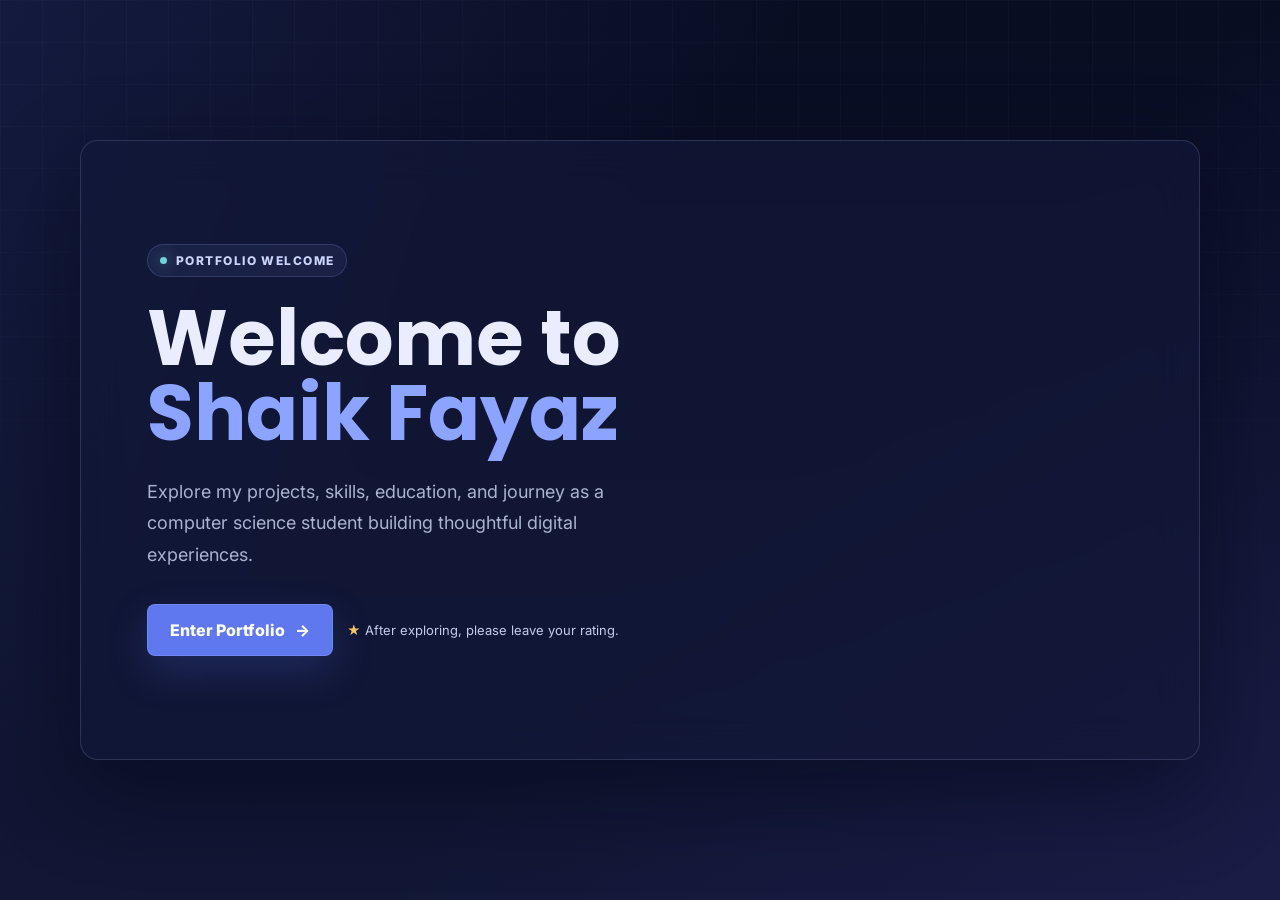
<file: welcome.html>
<!DOCTYPE html>
<html lang="en">
<head>
    <meta charset="UTF-8">
    <meta name="viewport" content="width=device-width, initial-scale=1.0">
    <title>Welcome | Shaik Fayaz</title>
    <link href="https://fonts.googleapis.com/css2?family=Poppins:wght@400;500;600;700;800&family=Inter:wght@400;500;600&display=swap" rel="stylesheet">
    <style>
        :root {
            --ink: #e9edff;
            --muted: #aab3d1;
            --primary: #8ca3ff;
            --primary-strong: #5f78ef;
            --glass: rgba(19, 25, 56, 0.68);
            --glass-border: rgba(196, 206, 255, 0.16);
        }

        * {
            margin: 0;
            padding: 0;
            box-sizing: border-box;
        }

        body {
            min-height: 100vh;
            overflow-x: hidden;
            font-family: 'Inter', sans-serif;
            color: var(--ink);
            background:
                linear-gradient(135deg, rgba(56, 73, 162, 0.22), transparent 38%),
                linear-gradient(315deg, rgba(74, 51, 151, 0.18), transparent 42%),
                linear-gradient(180deg, #090d22 0%, #111735 100%);
        }

        body::before {
            content: '';
            position: fixed;
            inset: 0;
            pointer-events: none;
            background-image:
                linear-gradient(rgba(255, 255, 255, 0.025) 1px, transparent 1px),
                linear-gradient(90deg, rgba(255, 255, 255, 0.025) 1px, transparent 1px);
            background-size: 42px 42px;
            mask-image: linear-gradient(to bottom, black, transparent 85%);
        }

        .welcome-page {
            min-height: 100vh;
            display: grid;
            place-items: center;
            padding: 28px;
        }

        .welcome-shell {
            width: min(1120px, 100%);
            min-height: 620px;
            display: grid;
            grid-template-columns: 1.12fr 0.88fr;
            align-items: stretch;
            overflow: hidden;
            border: 1px solid var(--glass-border);
            border-radius: 18px;
            background: var(--glass);
            box-shadow: 0 32px 90px rgba(3, 6, 24, 0.48);
            -webkit-backdrop-filter: blur(22px);
            backdrop-filter: blur(22px);
            animation: reveal 0.8s ease-out both;
        }

        @keyframes reveal {
            from { opacity: 0; transform: translateY(18px) scale(0.985); }
            to { opacity: 1; transform: translateY(0) scale(1); }
        }

        .welcome-content {
            display: flex;
            flex-direction: column;
            justify-content: center;
            padding: 66px;
        }

        .welcome-badge {
            width: fit-content;
            display: inline-flex;
            align-items: center;
            gap: 9px;
            margin-bottom: 24px;
            padding: 8px 12px;
            border: 1px solid rgba(161, 176, 255, 0.18);
            border-radius: 999px;
            background: rgba(140, 163, 255, 0.08);
            color: #cbd4ff;
            font-size: 12px;
            font-weight: 800;
            letter-spacing: 0.12em;
            text-transform: uppercase;
        }

        .welcome-badge::before {
            content: '';
            width: 7px;
            height: 7px;
            border-radius: 50%;
            background: #70d5d8;
            box-shadow: 0 0 16px rgba(112, 213, 216, 0.8);
        }

        .welcome-title {
            max-width: 620px;
            font-family: 'Poppins', sans-serif;
            font-size: clamp(3rem, 6vw, 5.7rem);
            line-height: 0.98;
            letter-spacing: 0;
            margin-bottom: 24px;
        }

        .welcome-title span {
            display: block;
            color: var(--primary);
        }

        .welcome-text {
            max-width: 520px;
            color: var(--muted);
            font-size: 18px;
            line-height: 1.75;
            margin-bottom: 34px;
        }

        .welcome-actions {
            display: flex;
            align-items: center;
            flex-wrap: wrap;
            gap: 14px;
        }

        .enter-btn {
            display: inline-flex;
            align-items: center;
            gap: 10px;
            min-height: 52px;
            padding: 0 22px;
            border: 1px solid rgba(196, 206, 255, 0.18);
            border-radius: 8px;
            background: var(--primary-strong);
            color: #ffffff;
            font-weight: 800;
            text-decoration: none;
            box-shadow: 0 16px 38px rgba(70, 89, 190, 0.28);
            transition: 0.22s ease;
        }

        .enter-btn:hover {
            transform: translateY(-3px);
            background: #6b82ef;
            box-shadow: 0 20px 44px rgba(70, 89, 190, 0.38);
        }

        .rating-reminder {
            color: #c5cceb;
            font-size: 13px;
        }

        .rating-reminder strong {
            color: #f4c66a;
        }

        .portrait-panel {
            position: relative;
            min-height: 620px;
            display: grid;
            place-items: end center;
            overflow: hidden;
            border-left: 1px solid var(--glass-border);
            background: rgba(255, 255, 255, 0.025);
        }

        .portrait-panel img {
            width: 88%;
            height: 92%;
            align-self: end;
            object-fit: cover;
            object-position: center 16%;
            border: 1px solid rgba(255, 255, 255, 0.12);
            border-bottom: 0;
            border-radius: 14px 14px 0 0;
            filter: saturate(0.92) contrast(1.03);
        }

        .portrait-label {
            position: absolute;
            left: 24px;
            right: 24px;
            bottom: 24px;
            display: flex;
            align-items: center;
            justify-content: space-between;
            gap: 12px;
            padding: 14px 16px;
            border: 1px solid var(--glass-border);
            border-radius: 10px;
            background: rgba(12, 17, 43, 0.72);
            -webkit-backdrop-filter: blur(14px);
            backdrop-filter: blur(14px);
        }

        .portrait-label strong {
            font-family: 'Poppins', sans-serif;
            font-size: 14px;
        }

        .portrait-label span {
            color: var(--muted);
            font-size: 12px;
        }

        @media (max-width: 860px) {
            .welcome-page { padding: 16px; }
            .welcome-shell {
                grid-template-columns: 1fr;
                min-height: auto;
            }
            .welcome-content {
                padding: 46px 28px;
                text-align: center;
                align-items: center;
            }
            .welcome-title { font-size: clamp(2.8rem, 13vw, 4.6rem); }
            .welcome-actions { justify-content: center; }
            .portrait-panel {
                min-height: 430px;
                border-left: 0;
                border-top: 1px solid var(--glass-border);
            }
            .portrait-panel img { width: 78%; }
        }

        @media (max-width: 520px) {
            .welcome-page { padding: 10px; }
            .welcome-content { padding: 38px 20px; }
            .welcome-text { font-size: 16px; }
            .portrait-panel { min-height: 350px; }
            .portrait-panel img { width: 86%; }
            .portrait-label { left: 12px; right: 12px; bottom: 12px; }
        }

        @media (prefers-reduced-motion: reduce) {
            .welcome-shell { animation: none; }
        }
    </style>
</head>
<body>
    <main class="welcome-page">
        <section class="welcome-shell" aria-labelledby="welcome-title">
            <div class="welcome-content">
                <div class="welcome-badge">Portfolio Welcome</div>
                <h1 class="welcome-title" id="welcome-title">Welcome to <span>Shaik Fayaz</span></h1>
                <p class="welcome-text">Explore my projects, skills, education, and journey as a computer science student building thoughtful digital experiences.</p>
                <div class="welcome-actions">
                    <a href="home.html" class="enter-btn">Enter Portfolio <span aria-hidden="true">→</span></a>
                    <p class="rating-reminder"><strong>★</strong> After exploring, please leave your rating.</p>
                </div>
            </div>

           
            </div>
        </section>
    </main>
</body>
</html>
</file>
